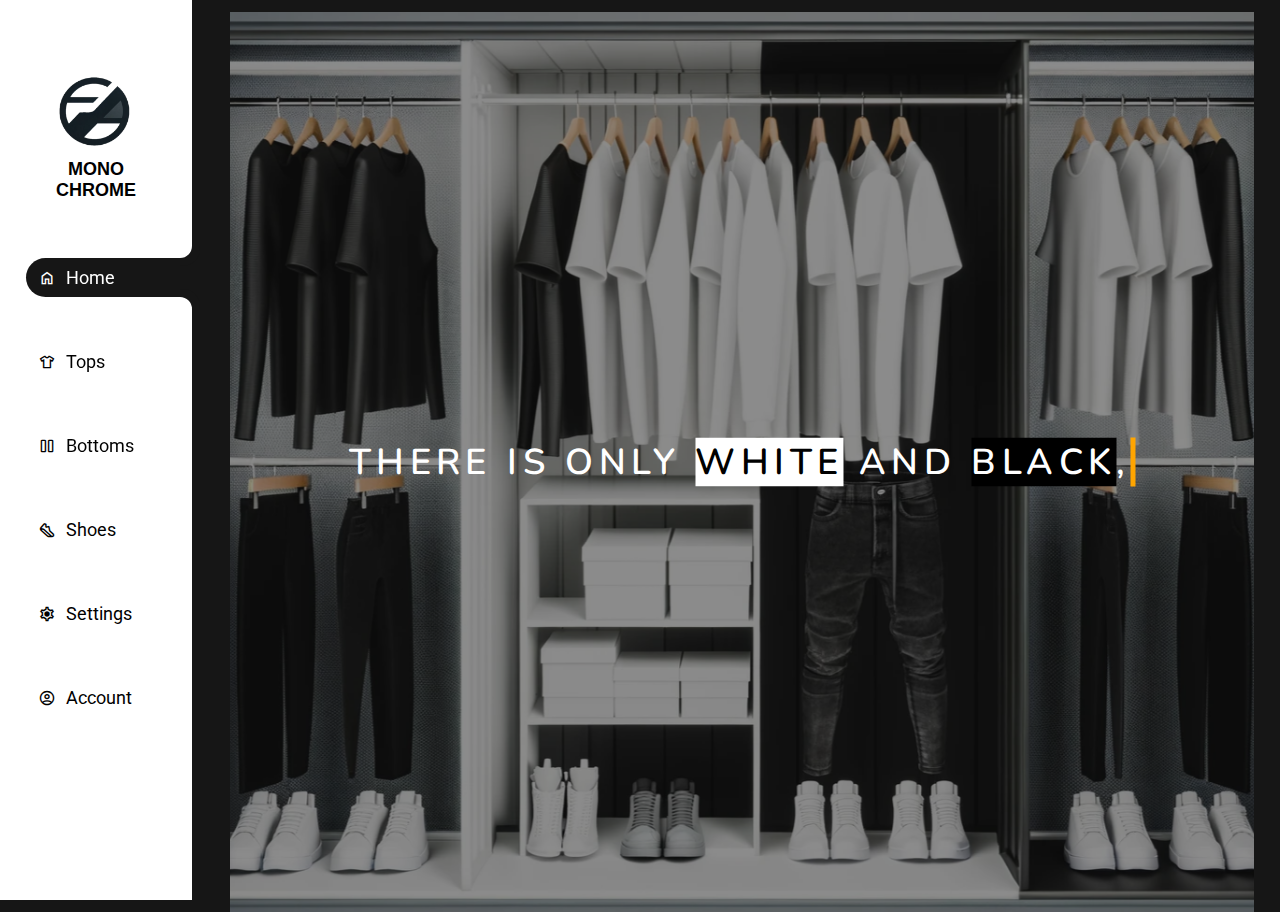
<file: index.html>
<!DOCTYPE html>
<html lang="en">
<head>
    <meta charset="UTF-8">
    <meta name="viewport" content="width=device-width, initial-scale=1.0">
    <link rel="stylesheet" href="./files/home.css">
    <link rel="icon" href="./src/logo.png" type="image/x-icon"/>

    <!-- FONTS -->
    <link rel="preconnect" href="https://fonts.googleapis.com">
    <link rel="preconnect" href="https://fonts.gstatic.com" crossorigin>
    <link href="https://fonts.googleapis.com/css2?family=Roboto:wght@300;400;500;700;900&display=swap" rel="stylesheet">
    <link href="https://fonts.googleapis.com/css2?family=Nunito:wght@200..1000&display=swap" rel="stylesheet">
    <!-- ICONS -->
    <link rel="stylesheet" href="https://fonts.googleapis.com/css2?family=Material+Symbols+Outlined:opsz,wght,FILL,GRAD@20..48,100..700,0..1,-50..200" />

    <title>monochrome</title>
</head>
<body>
    <nav>
        <img id='logo2'src="./src/logo.png" alt="" srcset="">
        <h1 id="page-name">MONO<br>CHROME</h1>
        <ul id = "nav-ul-id"class="nav-tabs">
        <img id='logo1'src="./src/logo.png" alt="" srcset="">
            <li class="nav-item active">
                <span class="material-symbols-outlined">home</span>
                <a href="./index.html" class="nav-link active">Home</a>
            </li>
            <li class="nav-item">
                <span class="material-symbols-outlined">apparel</span>
                <a href="./tops.html" class="nav-link">Tops</a>
            </li>
            <li class="nav-item">
                <span class="material-symbols-outlined">view_column_2</span>
                <a href="./bottoms.html" class="nav-link">Bottoms</a>
            </li>
            <li class="nav-item">
                <span class="material-symbols-outlined">steps</span>
                <a href="./shoes.html" class="nav-link">Shoes</a>
            </li>
            <li class="nav-item">
                <span class="material-symbols-outlined">settings</span>
                <a href="./settings.html" class="nav-link">Settings</a>
            </li>
            <li class="nav-item">
                <span class="material-symbols-outlined ">account_circle</span>
                <a href="./account.html" class="nav-link">Account</a>
            </li>
        </ul>
        <button id="dropdown-button"><span id="icon-button" class="material-symbols-outlined">menu</span></button>
    </nav>
    <main>
        <h1 class="slogan one">THERE IS ONLY 
            <span class="slogan W">WHITE</span>
            AND 
            <span class="slogan B">BLACK</span>,
        </h1>
        
        <h1 id="two"  class="slogan two">THE REST ARE SHADES.
        </h1>
        <br>
        <br>
    </main>
    <script src="./files/home.js"></script>

</body>
</html>
</file>
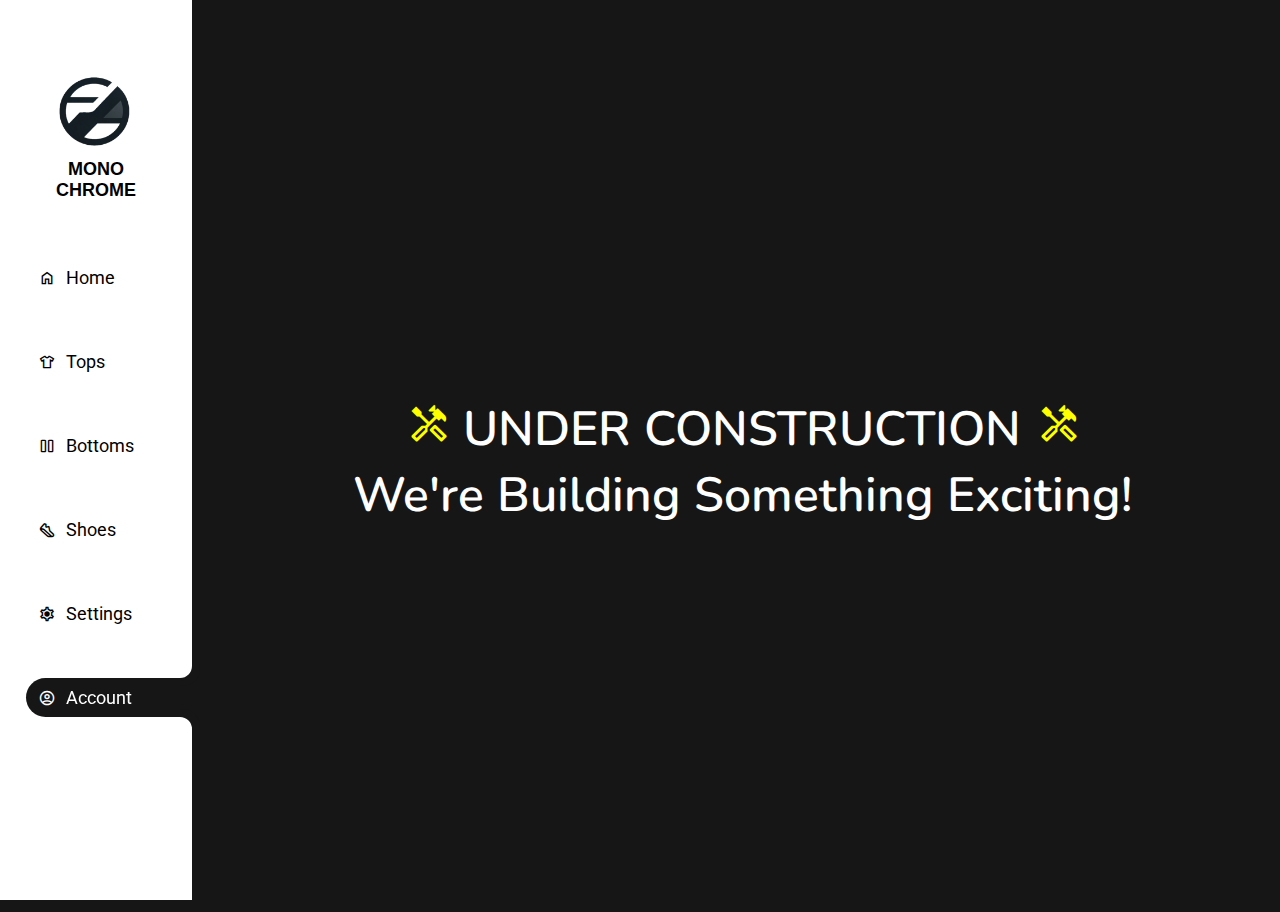
<file: account.html>
<!DOCTYPE html>
<html lang="en">
<head>
    <meta charset="UTF-8">
    <meta name="viewport" content="width=device-width, initial-scale=1.0">
    <link rel="stylesheet" href="./files/fix.css">
    <link rel="icon" href="./src/logo.png" type="image/x-icon"/>

    <!-- FONTS -->
    <link rel="preconnect" href="https://fonts.googleapis.com">
    <link rel="preconnect" href="https://fonts.gstatic.com" crossorigin>
    <link href="https://fonts.googleapis.com/css2?family=Roboto:wght@300;400;500;700;900&display=swap" rel="stylesheet">
    <link href="https://fonts.googleapis.com/css2?family=Nunito:wght@200..1000&display=swap" rel="stylesheet">
    <!-- ICONS -->
    <link rel="stylesheet" href="https://fonts.googleapis.com/css2?family=Material+Symbols+Outlined:opsz,wght,FILL,GRAD@20..48,100..700,0..1,-50..200" />

    <title>monochrome</title>
</head>
<body>
    <nav>
        <img id='logo2'src="./src/logo.png" alt="" srcset="">
        <h1 id="page-name">MONO<br>CHROME</h1>
        <ul id = "nav-ul-id"class="nav-tabs">
        <img id='logo1'src="./src/logo.png" alt="" srcset="">
            <li class="nav-item">
                <span class="material-symbols-outlined">home</span>
                <a href="./index.html" class="nav-link">Home</a>
            </li>
            <li class="nav-item">
                <span class="material-symbols-outlined">apparel</span>
                <a href="./tops.html" class="nav-link">Tops</a>
            </li>
            <li class="nav-item">
                <span class="material-symbols-outlined">view_column_2</span>
                <a href="./bottoms.html" class="nav-link">Bottoms</a>
            </li>
            <li class="nav-item">
                <span class="material-symbols-outlined">steps</span>
                <a href="./shoes.html" class="nav-link">Shoes</a>
            </li>
            <li class="nav-item">
                <span class="material-symbols-outlined">settings</span>
                <a href="./settings.html" class="nav-link">Settings</a>
            </li>
            <li class="nav-item active">
                <span class="material-symbols-outlined ">account_circle</span>
                <a href="./account.html" class="nav-link active">Account</a>
            </li>
        </ul>
        <button id="dropdown-button"><span id="icon-button" class="material-symbols-outlined">menu</span></button>
    </nav>
    <main>
        <h1 class="slogan">
            <span id="fix-icon" class="material-symbols-outlined">handyman</span>
            UNDER CONSTRUCTION
            <span id="fix-icon" class="material-symbols-outlined">handyman</span>
            <br>
            We're Building Something Exciting!
        </h1>

        <br>
        <br>
    </main>

    <script src="./files/home.js"></script>

</body>
</html>
</file>
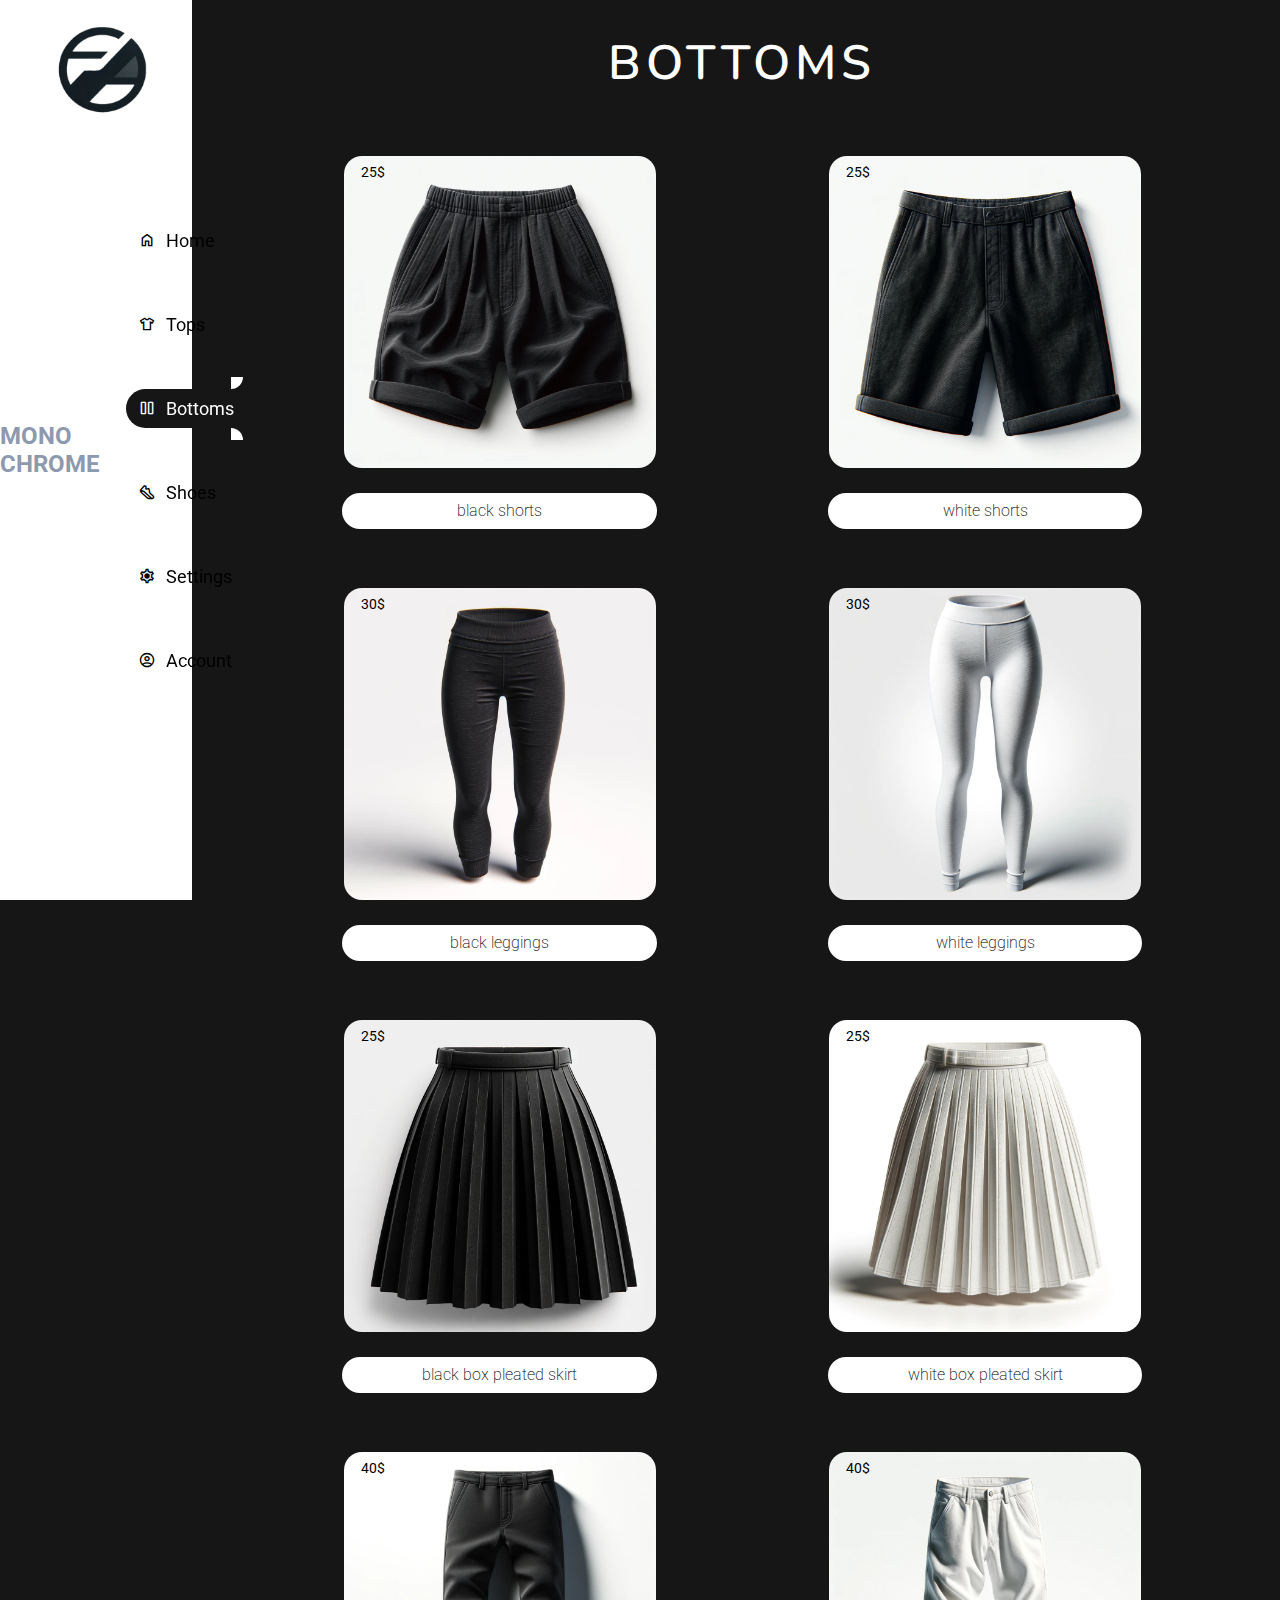
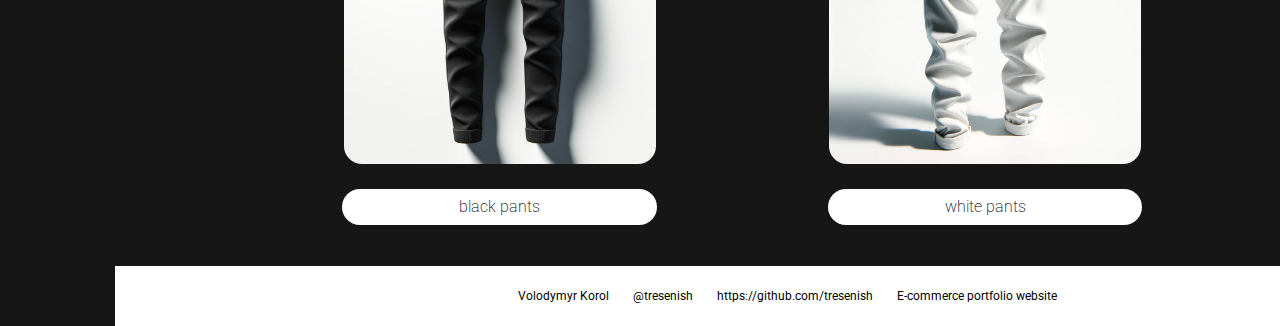
<file: bottoms.html>
<!DOCTYPE html>
<html lang="en">
<head>
    <meta charset="UTF-8">
    <meta name="viewport" content="width=device-width, initial-scale=1.0">
    <link rel="stylesheet" href="./files/tops.css">
    <link rel="icon" href="./src/logo.png" type="image/x-icon"/>

    <!-- FONTS -->
    <link rel="preconnect" href="https://fonts.googleapis.com">
    <link rel="preconnect" href="https://fonts.gstatic.com" crossorigin>
    <link href="https://fonts.googleapis.com/css2?family=Roboto:wght@300;400;500;700;900&display=swap" rel="stylesheet">
    <link href="https://fonts.googleapis.com/css2?family=Nunito:wght@200..1000&display=swap" rel="stylesheet">
    <!-- ICONS -->
    <link rel="stylesheet" href="https://fonts.googleapis.com/css2?family=Material+Symbols+Outlined:opsz,wght,FILL,GRAD@20..48,100..700,0..1,-50..200" />

    <title>monochrome</title>
</head>
<body>
    <nav>
        <img id='logo2'src="./src/logo.png" alt="" srcset="">
        <h1 id="page-name">MONO<br>CHROME</h1>

        <ul id = "nav-ul-id"class="nav-tabs">
        <img id='logo1'src="./src/logo.png" alt="" srcset="">
            <li class="nav-item">
                <span class="material-symbols-outlined">home</span>
                <a href="./index.html" class="nav-link">Home</a>
            </li>
            <li class="nav-item">
                <span class="material-symbols-outlined">apparel</span>
                <a href="./tops.html" class="nav-link">Tops</a>
            </li>
            <li class="nav-item active">
                <span class="material-symbols-outlined">view_column_2</span>
                <a href="./bottoms.html" class="nav-link active">Bottoms</a>
            </li>
            <li class="nav-item">
                <span class="material-symbols-outlined">steps</span>
                <a href="./shoes.html" class="nav-link">Shoes</a>
            </li>
            <li class="nav-item">
                <span class="material-symbols-outlined">settings</span>
                <a href="./settings.html" class="nav-link">Settings</a>
            </li>
            <li class="nav-item">
                <span class="material-symbols-outlined ">account_circle</span>
                <a href="./account.html" class="nav-link">Account</a>
            </li>
        </ul>
        <button id="dropdown-button"><span id="icon-button" class="material-symbols-outlined">menu</span></button>
    </nav>
    <main>
        <h1 class="slogan">BOTTOMS</h1>
        <div class="img-container">
            <div class="element">
                <span class="price-tag">25$</span>
                <img class="img-container" src="./src/shorts1.webp" alt="" srcset="">
                <button class="more-info element">read more<span class=" arrow-icon material-symbols-outlined">arrow_right_alt</span></button>
                <div class="info-div element">black shorts</div>
            </div>
            <div class="element">
                <span class="price-tag">25$</span>
                <img class="img-container" src="./src/shorts2.webp" alt="" srcset="">
                <button class="more-info element">read more<span class=" arrow-icon material-symbols-outlined">arrow_right_alt</span></button>
                <div class="info-div element">white shorts</div>
            </div>

            <div class="element">
                <span class="price-tag">30$</span>
                <img class="img-container" src="./src/leggings1.webp" alt="" srcset="">
                <button class="more-info element">read more<span class=" arrow-icon material-symbols-outlined">arrow_right_alt</span></button>
                <div class="info-div element">black leggings </div>
            </div>
                        
            <div class="element">
                <span class="price-tag">30$</span>
                <img class="img-container" src="./src/leggings2.webp" alt="" srcset="">
                <button class="more-info element">read more<span class=" arrow-icon material-symbols-outlined">arrow_right_alt</span></button>
                <div class="info-div element">white leggings</div>
            </div>
                        
            
                        
            <div class="element">
                <span class="price-tag">25$</span>
                <img class="img-container" src="./src/skirt1.webp" alt="" srcset="">
                <button class="more-info element">read more<span class=" arrow-icon material-symbols-outlined">arrow_right_alt</span></button>
                <div class="info-div element">black box pleated skirt</div>
            </div>
                        
            <div class="element">
                <span class="price-tag">25$</span>
                <img class="img-container" src="./src/skirt2.webp" alt="" srcset="">
                <button class="more-info element">read more<span class=" arrow-icon material-symbols-outlined">arrow_right_alt</span></button>
                <div class="info-div element">white box pleated skirt</div>
            </div>

            <div class="element">
                <span class="price-tag">40$</span>
                <img class="img-container" src="./src/pants1.webp" alt="" srcset="">
                <button class="more-info element">read more<span class=" arrow-icon material-symbols-outlined">arrow_right_alt</span></button>
                <div class="info-div element">black pants</div>
            </div>
            <div class="element">
                <span class="price-tag">40$</span>
                <img class="img-container" src="./src/pants2.webp" alt="" srcset="">
                <button class="more-info element">read more<span class=" arrow-icon material-symbols-outlined">arrow_right_alt</span></button>
                <div class="info-div element">white pants</div>
            </div>
            
        </div>
        <div class="flex"></div>
        <br><br><br>
        <footer>
            <span>Volodymyr Korol</span>
            <span> @tresenish </span>
            <span>https://github.com/tresenish </span>
            <span>E-commerce portfolio website </span>

        </footer>
    </main>
    <script src="./files/tops.js" async></script>
    
</body>
</html>
</file>
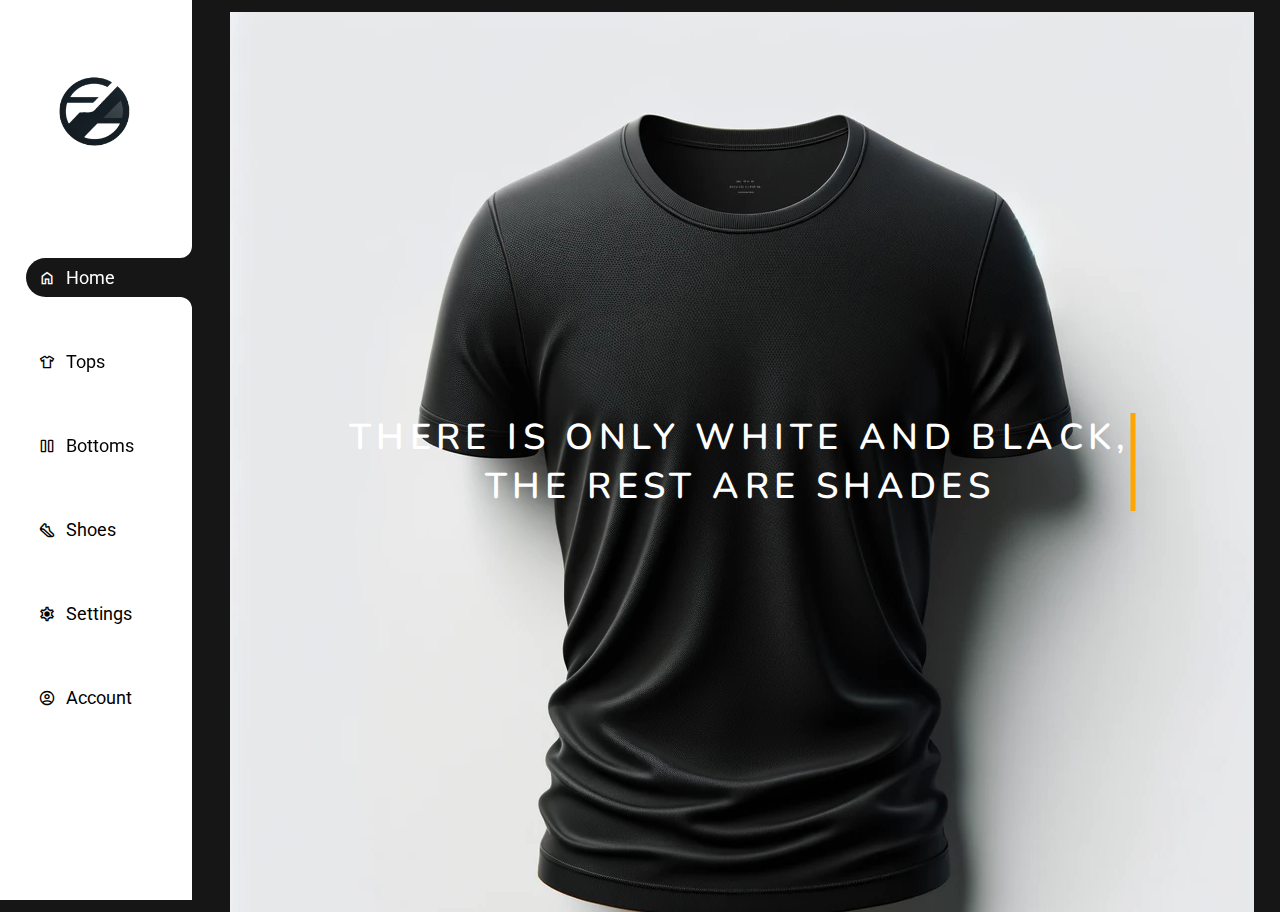
<file: home.html>
<!DOCTYPE html>
<html lang="en">
<head>
    <meta charset="UTF-8">
    <meta name="viewport" content="width=device-width, initial-scale=1.0">
    <link rel="stylesheet" href="./files/home.css">

    <!-- FONTS -->
    <link rel="preconnect" href="https://fonts.googleapis.com">
    <link rel="preconnect" href="https://fonts.gstatic.com" crossorigin>
    <link href="https://fonts.googleapis.com/css2?family=Roboto:wght@300;400;500;700;900&display=swap" rel="stylesheet">
    <link href="https://fonts.googleapis.com/css2?family=Nunito:wght@200..1000&display=swap" rel="stylesheet">
    <!-- ICONS -->
    <link rel="stylesheet" href="https://fonts.googleapis.com/css2?family=Material+Symbols+Outlined:opsz,wght,FILL,GRAD@20..48,100..700,0..1,-50..200" />

    <title>Black/White</title>
</head>
<body>
    <nav>
        <img id='logo2'src="./src/logo.png" alt="" srcset="">
        <ul id = "nav-ul-id"class="nav-tabs">
        <img id='logo1'src="./src/logo.png" alt="" srcset="">
            <li class="nav-item active">
                <span class="material-symbols-outlined">home</span>
                <a href="#" class="nav-link active">Home</a>
            </li>
            <li class="nav-item">
                <span class="material-symbols-outlined">apparel</span>
                <a href="#" class="nav-link">Tops</a>
            </li>
            <li class="nav-item">
                <span class="material-symbols-outlined">view_column_2</span>
                <a href="#" class="nav-link">Bottoms</a>
            </li>
            <li class="nav-item">
                <span class="material-symbols-outlined">steps</span>
                <a href="#" class="nav-link">Shoes</a>
            </li>
            <li class="nav-item">
                <span class="material-symbols-outlined">settings</span>
                <a href="#" class="nav-link">Settings</a>
            </li>
            <li class="nav-item">
                <span class="material-symbols-outlined ">account_circle</span>
                <a href="#" class="nav-link">Account</a>
            </li>
        </ul>
        <button id="dropdown-button"><span id="icon-button" class="material-symbols-outlined">menu</span></button>
    </nav>
    <main>
        <h1 class="slogan">THERE IS ONLY <span class="slogan">WHITE</span> AND BLACK,<br>THE REST ARE SHADES</h1>
        <img class="img-container" src="./src/shirt1.webp" alt="" srcset="">
        <img class="img-container" src="./src/top1.webp" alt="" srcset="">
        <img class="img-container" src="./src/sleeve1.webp" alt="" srcset="">
        <img class="img-container" src="./src/hoodie1.webp" alt="" srcset="">
        <img class="img-container" src="./src/shorts1.webp" alt="" srcset="">
        <img class="img-container" src="./src/shorts2.webp" alt="" srcset="">
        <img class="img-container" src="./src/pants1.webp" alt="" srcset="">
        



        
        <div class="flex"></div>

        <br>
        Lorem ipsum, dolor sit amet consectetur adipisicing elit. Ex soluta possimus, ipsa nihil excepturi quod iusto corrupti incidunt! Sint cupiditate earum eos reiciendis dolorem sit harum, dolore necessitatibus cum nam?
    </main>
    <script src="./files/home.js"></script>
</body>
</html>
</file>
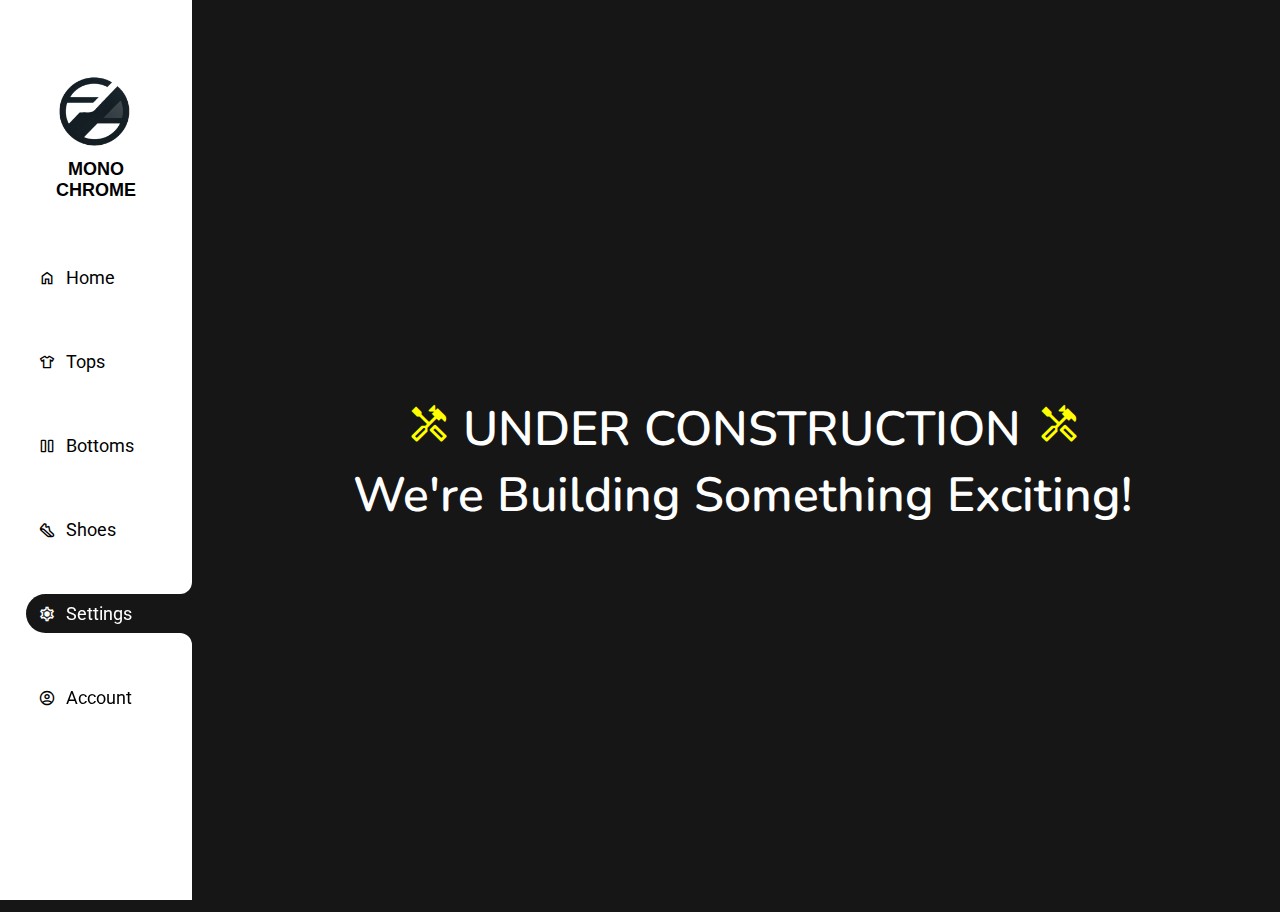
<file: settings.html>
<!DOCTYPE html>
<html lang="en">
<head>
    <meta charset="UTF-8">
    <meta name="viewport" content="width=device-width, initial-scale=1.0">
    <link rel="stylesheet" href="./files/fix.css">
    <link rel="icon" href="./src/logo.png" type="image/x-icon"/>

    <!-- FONTS -->
    <link rel="preconnect" href="https://fonts.googleapis.com">
    <link rel="preconnect" href="https://fonts.gstatic.com" crossorigin>
    <link href="https://fonts.googleapis.com/css2?family=Roboto:wght@300;400;500;700;900&display=swap" rel="stylesheet">
    <link href="https://fonts.googleapis.com/css2?family=Nunito:wght@200..1000&display=swap" rel="stylesheet">
    <!-- ICONS -->
    <link rel="stylesheet" href="https://fonts.googleapis.com/css2?family=Material+Symbols+Outlined:opsz,wght,FILL,GRAD@20..48,100..700,0..1,-50..200" />

    <title>monochrome</title>
</head>
<body>
    <nav>
        <img id='logo2'src="./src/logo.png" alt="" srcset="">
        <h1 id="page-name">MONO<br>CHROME</h1>
        <ul id = "nav-ul-id"class="nav-tabs">
        <img id='logo1'src="./src/logo.png" alt="" srcset="">
            <li class="nav-item">
                <span class="material-symbols-outlined">home</span>
                <a href="./index.html" class="nav-link">Home</a>
            </li>
            <li class="nav-item">
                <span class="material-symbols-outlined">apparel</span>
                <a href="./tops.html" class="nav-link">Tops</a>
            </li>
            <li class="nav-item">
                <span class="material-symbols-outlined">view_column_2</span>
                <a href="./bottoms.html" class="nav-link">Bottoms</a>
            </li>
            <li class="nav-item">
                <span class="material-symbols-outlined">steps</span>
                <a href="./shoes.html" class="nav-link">Shoes</a>
            </li>
            <li class="nav-item active">
                <span class="material-symbols-outlined">settings</span>
                <a href="./settings.html" class="nav-link active">Settings</a>
            </li>
            <li class="nav-item">
                <span class="material-symbols-outlined ">account_circle</span>
                <a href="./account.html" class="nav-link">Account</a>
            </li>
        </ul>
        <button id="dropdown-button"><span id="icon-button" class="material-symbols-outlined">menu</span></button>
    </nav>
    <main>
        <h1 class="slogan">
            <span id="fix-icon" class="material-symbols-outlined">handyman</span>
            UNDER CONSTRUCTION
            <span id="fix-icon" class="material-symbols-outlined">handyman</span>
            <br>
            We're Building Something Exciting!
        </h1>
        <br>
        <br>
    </main>
    <script src="./files/home.js"></script>

</body>
</html>
</file>
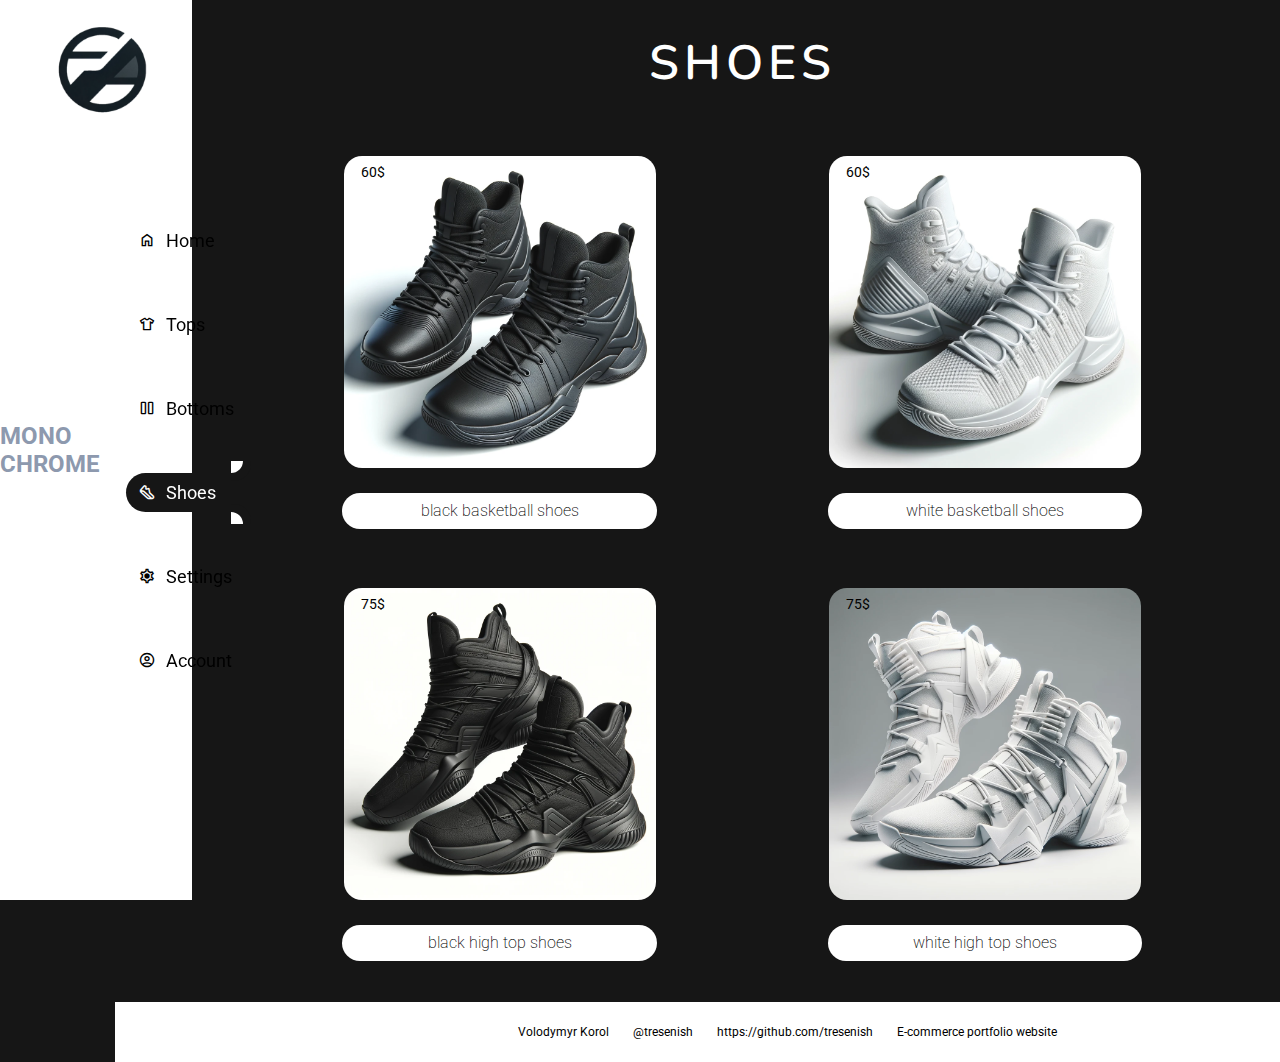
<file: shoes.html>
<!DOCTYPE html>
<html lang="en">
<head>
    <meta charset="UTF-8">
    <meta name="viewport" content="width=device-width, initial-scale=1.0">
    <link rel="stylesheet" href="./files/tops.css">
    <link rel="icon" href="./src/logo.png" type="image/x-icon"/>

    <!-- FONTS -->
    <link rel="preconnect" href="https://fonts.googleapis.com">
    <link rel="preconnect" href="https://fonts.gstatic.com" crossorigin>
    <link href="https://fonts.googleapis.com/css2?family=Roboto:wght@300;400;500;700;900&display=swap" rel="stylesheet">
    <link href="https://fonts.googleapis.com/css2?family=Nunito:wght@200..1000&display=swap" rel="stylesheet">
    <!-- ICONS -->
    <link rel="stylesheet" href="https://fonts.googleapis.com/css2?family=Material+Symbols+Outlined:opsz,wght,FILL,GRAD@20..48,100..700,0..1,-50..200" />

    <title>monochrome</title>
</head>
<body>
    <nav>
        <img id='logo2'src="./src/logo.png" alt="" srcset="">
        <h1 id="page-name">MONO<br>CHROME</h1>

        <ul id = "nav-ul-id"class="nav-tabs">
        <img id='logo1'src="./src/logo.png" alt="" srcset="">
            <li class="nav-item">
                <span class="material-symbols-outlined">home</span>
                <a href="./index.html" class="nav-link">Home</a>
            </li>
            <li class="nav-item">
                <span class="material-symbols-outlined">apparel</span>
                <a href="./tops.html" class="nav-link">Tops</a>
            </li>
            <li class="nav-item">
                <span class="material-symbols-outlined">view_column_2</span>
                <a href="./bottoms.html" class="nav-link">Bottoms</a>
            </li>
            <li class="nav-item  active">
                <span class="material-symbols-outlined">steps</span>
                <a href="./shoes.html" class="nav-link active">Shoes</a>
            </li>
            <li class="nav-item">
                <span class="material-symbols-outlined">settings</span>
                <a href="./settings.html" class="nav-link">Settings</a>
            </li>
            <li class="nav-item">
                <span class="material-symbols-outlined ">account_circle</span>
                <a href="./account.html" class="nav-link">Account</a>
            </li>
        </ul>
        <button id="dropdown-button"><span id="icon-button" class="material-symbols-outlined">menu</span></button>
    </nav>
    <main>
        <h1 class="slogan">SHOES</h1>
        <div class="img-container">
            <div class="element">
                <span class="price-tag">60$</span>
                <img class="img-container" src="./src/shoes1.webp" alt="" srcset="">
                <button class="more-info element">read more<span class=" arrow-icon material-symbols-outlined">arrow_right_alt</span></button>
                <div class="info-div element">black basketball shoes</div>
            </div>
            <div class="element">
                <span class="price-tag">60$</span>
                <img class="img-container" src="./src/shoes2.webp" alt="" srcset="">
                <button class="more-info element">read more<span class=" arrow-icon material-symbols-outlined">arrow_right_alt</span></button>
                <div class="info-div element">white basketball shoes</div>
            </div>
            
            <div class="element">
                <span class="price-tag">75$</span>
                <img class="img-container" src="./src/sneakers1.webp" alt="" srcset="">
                <button class="more-info element">read more<span class=" arrow-icon material-symbols-outlined">arrow_right_alt</span></button>
                <div class="info-div element">black high top shoes</div>
            </div>
                        
            <div class="element">
                <span class="price-tag">75$</span>
                <img class="img-container" src="./src/sneakers2.webp" alt="" srcset="">
                <button class="more-info element">read more<span class=" arrow-icon material-symbols-outlined">arrow_right_alt</span></button>
                <div class="info-div element">white high top shoes</div>
            </div>
        </div>
        <div class="flex"></div>
        <br><br><br>
        <footer>
            <span>Volodymyr Korol</span>
            <span> @tresenish </span>
            <span>https://github.com/tresenish </span>
            <span>E-commerce portfolio website </span>

        </footer>
    </main>
    <script src="./files/tops.js"></script>
    
</body>
</html>
</file>
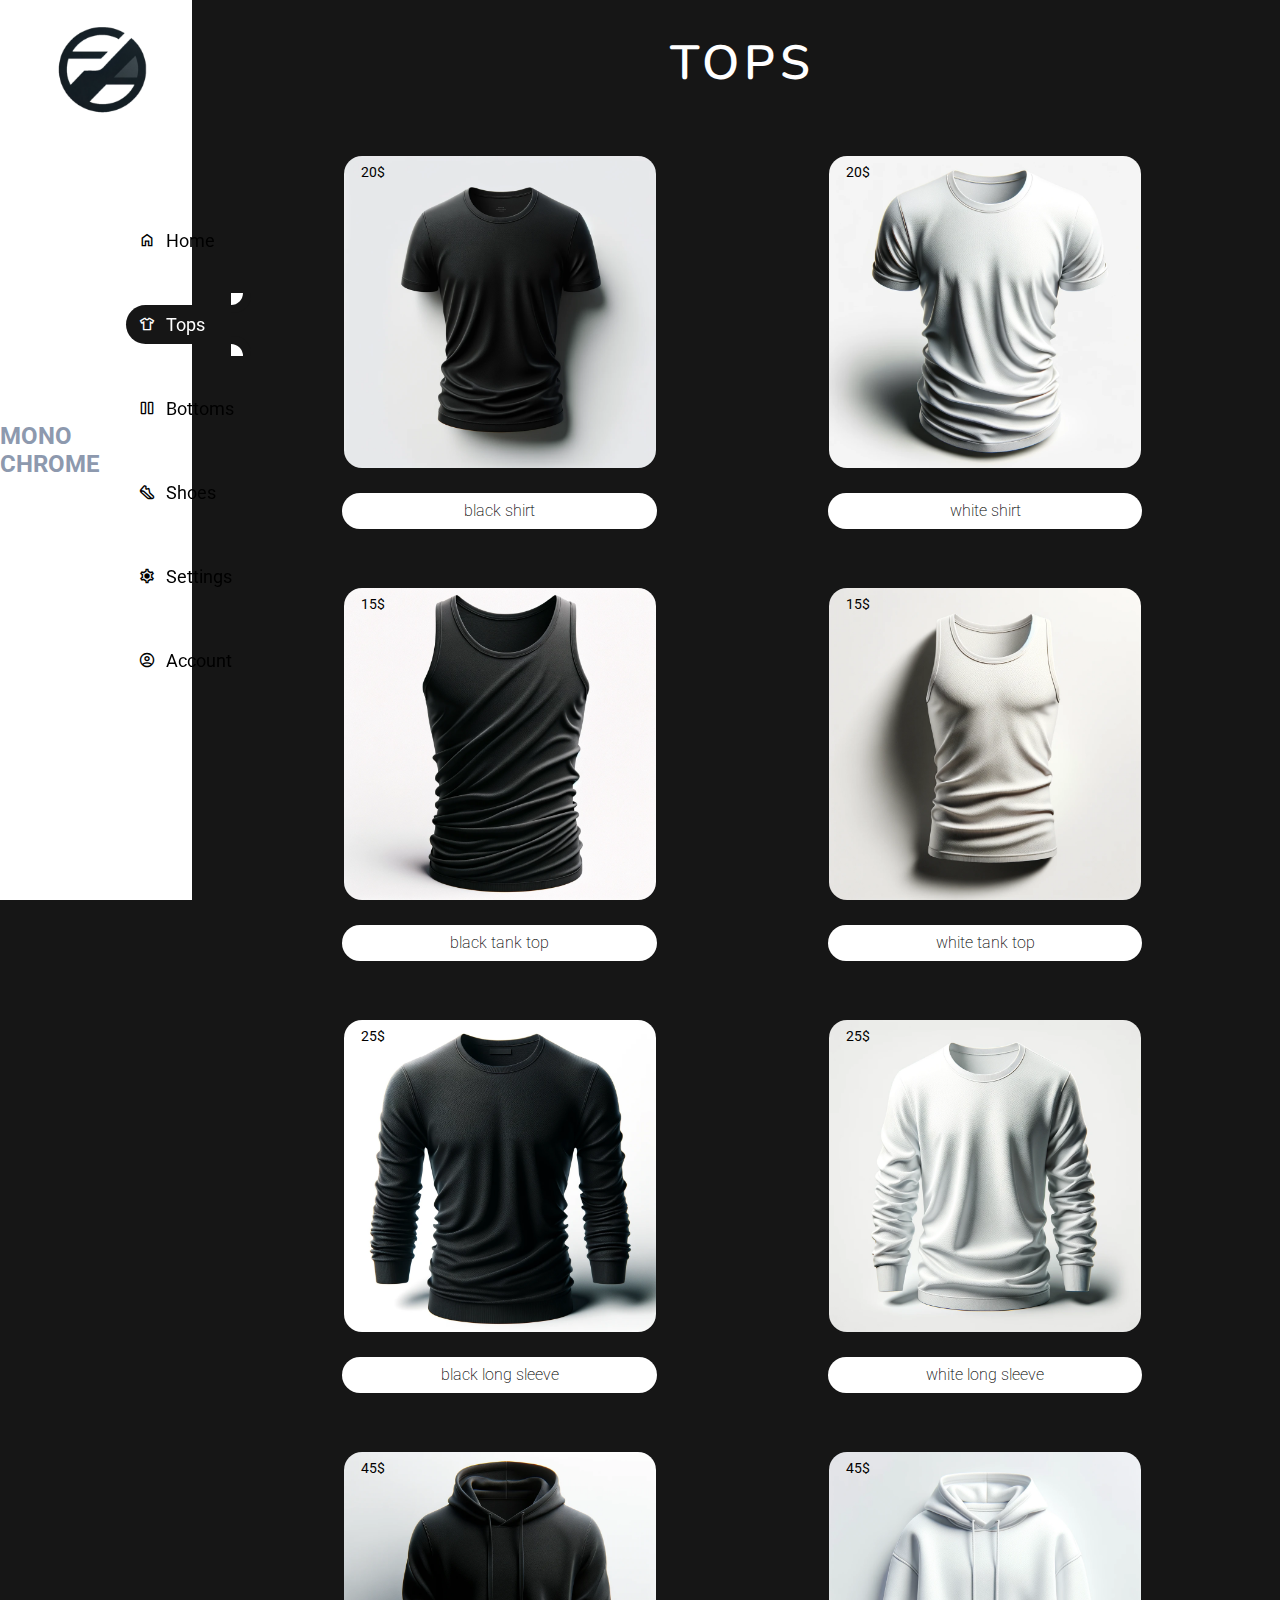
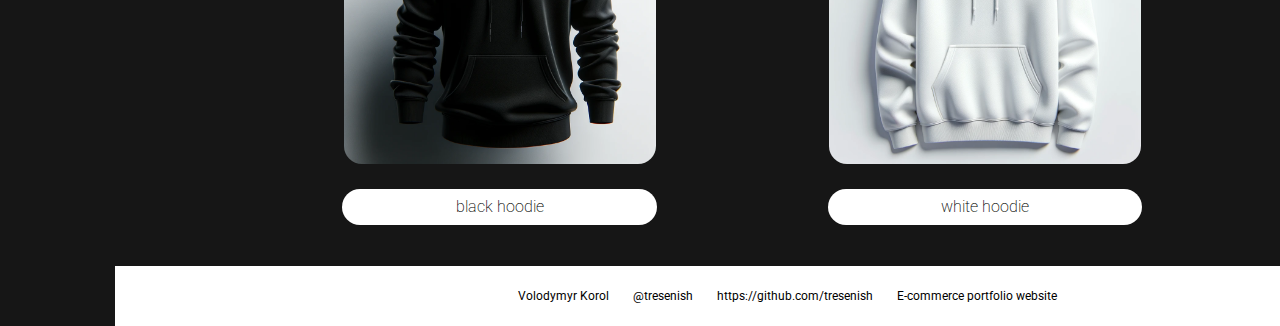
<file: tops.html>
<!DOCTYPE html>
<html lang="en">
<head>
    <meta charset="UTF-8">
    <meta name="viewport" content="width=device-width, initial-scale=1.0">
    <link rel="stylesheet" href="./files/tops.css">
    <link rel="icon" href="./src/logo.png" type="image/x-icon"/>

    <!-- FONTS -->
    <link rel="preconnect" href="https://fonts.googleapis.com">
    <link rel="preconnect" href="https://fonts.gstatic.com" crossorigin>
    <link href="https://fonts.googleapis.com/css2?family=Roboto:wght@300;400;500;700;900&display=swap" rel="stylesheet">
    <link href="https://fonts.googleapis.com/css2?family=Nunito:wght@200..1000&display=swap" rel="stylesheet">
    <!-- ICONS -->
    <link rel="stylesheet" href="https://fonts.googleapis.com/css2?family=Material+Symbols+Outlined:opsz,wght,FILL,GRAD@20..48,100..700,0..1,-50..200" />

    <title>monochrome</title>
</head>
<body>
    <nav>
        <img id='logo2'src="./src/logo.png" alt="" srcset="">
        <h1 id="page-name">MONO<br>CHROME</h1>

        <ul id = "nav-ul-id"class="nav-tabs">
        <img id='logo1'src="./src/logo.png" alt="" srcset="">
            <li class="nav-item">
                <span class="material-symbols-outlined">home</span>
                <a href="./index.html" class="nav-link">Home</a>
            </li>
            <li class="nav-item  active">
                <span class="material-symbols-outlined">apparel</span>
                <a href="./tops.html" class="nav-link active">Tops</a>
            </li>
            <li class="nav-item">
                <span class="material-symbols-outlined">view_column_2</span>
                <a href="./bottoms.html" class="nav-link">Bottoms</a>
            </li>
            <li class="nav-item">
                <span class="material-symbols-outlined">steps</span>
                <a href="./shoes.html" class="nav-link">Shoes</a>
            </li>
            <li class="nav-item">
                <span class="material-symbols-outlined">settings</span>
                <a href="./settings.html" class="nav-link">Settings</a>
            </li>
            <li class="nav-item">
                <span class="material-symbols-outlined ">account_circle</span>
                <a href="./account.html" class="nav-link">Account</a>
            </li>
        </ul>
        <button id="dropdown-button"><span id="icon-button" class="material-symbols-outlined">menu</span></button>
    </nav>
    <main>
        <h1 class="slogan">TOPS</h1>
        <div class="img-container">
            <div class="element">
                <span class="price-tag">20$</span>
                <img class="img-container" src="./src/shirt1.webp" alt="" srcset="">
                <button class="more-info element">read more<span class=" arrow-icon material-symbols-outlined">arrow_right_alt</span></button>
                <div class="info-div element">black shirt</div>
            </div>
            <div class="element">
                <span class="price-tag">20$</span>
                <img class="img-container" src="./src/shirt2.webp" alt="" srcset="">
                <button class="more-info element">read more<span class=" arrow-icon material-symbols-outlined">arrow_right_alt</span></button>
                <div class="info-div element">white shirt</div>
            </div>
            
            <div class="element">
                <span class="price-tag">15$</span>
                <img class="img-container" src="./src/top1.webp" alt="" srcset="">
                <button class="more-info element">read more<span class=" arrow-icon material-symbols-outlined">arrow_right_alt</span></button>
                <div class="info-div element">black tank top</div>
            </div>
                        
            <div class="element">
                <span class="price-tag">15$</span>
                <img class="img-container" src="./src/top2.webp" alt="" srcset="">
                <button class="more-info element">read more<span class=" arrow-icon material-symbols-outlined">arrow_right_alt</span></button>
                <div class="info-div element">white tank top</div>
            </div>
                        
            <div class="element">
                <span class="price-tag">25$</span>
                <img class="img-container" src="./src/sleeve1.webp" alt="" srcset="">
                <button class="more-info element">read more<span class=" arrow-icon material-symbols-outlined">arrow_right_alt</span></button>
                <div class="info-div element">black long sleeve</div>
            </div>
                        
            <div class="element">
                <span class="price-tag">25$</span>
                <img class="img-container" src="./src/sleeve2.webp" alt="" srcset="">
                <button class="more-info element">read more<span class=" arrow-icon material-symbols-outlined">arrow_right_alt</span></button>
                <div class="info-div element">white long sleeve</div>
            </div>
                        
            <div class="element">
                <span class="price-tag">45$</span>
                <img class="img-container" src="./src/hoodie1.webp" alt="" srcset="">
                <button class="more-info element">read more<span class=" arrow-icon material-symbols-outlined">arrow_right_alt</span></button>
                <div class="info-div element">black hoodie</div>
            </div>
                        
            <div class="element">
                <span class="price-tag">45$</span>
                <img class="img-container" src="./src/hoodie2.webp" alt="" srcset="">
                <button class="more-info element">read more<span class=" arrow-icon material-symbols-outlined">arrow_right_alt</span></button>
                <div class="info-div element">white hoodie</div>
            </div>
        </div>
        <div class="flex"></div>
        <br><br><br>
        <footer>
            <span>Volodymyr Korol</span>
            <span> @tresenish </span>
            <span>https://github.com/tresenish </span>
            <span>E-commerce portfolio website </span>

        </footer>
    </main>
    <script src="./files/tops.js"></script>
    
</body>
</html>
</file>
<file: files/home.css>
:root{
    --nav-bg: #fff; 
    --body-bg: #161616;
    --text-def: #fff;
    --text-inv: #000;

    --small-text: #8d99ae;
    --big-text: #8d99ae;
    --card-br: #212529;

    /* --nav-bg: #000; 
    --body-bg: #003566; 
    --body-bg1: #abc4ff
    
     --body-bg1: #3f5efb;
    */
} 

*{
    /* border: 1px solid gray; */
    margin: 0;
    padding: 0;
    box-sizing: border-box;
}
html{
    font-family: "Roboto", sans-serif;
    color: var(--big-text);
    background-color: var(--body-bg);

}
body{
    display: flex;
}
/* <----NAVIGATION----> */
#logo1 {
    position: relative;
    top: 50%;
    left: 30%;
    
    bottom: 7vh;

    max-width: 6rem;
    height: auto;
}
#logo2{
    display: none;
}
#page-name{
    position: absolute;
    top: 20%;
    left: 50%;
    transform: translate(-50%, -50%);

    font-size: 1.5rem;
    font-family: "Lato", sans-serif;
    color: var(--text-inv);
    text-align: center;
}
nav{
    position: fixed;
    width: 15vw;
    height: 100vh;
    background-color: var(--nav-bg);

    display: flex;
    align-items: center;
    z-index: 2;
}
#dropdown-button{
    display: none;
}
ul.nav-tabs{
    width: 100%;
    list-style: none;
}
li.nav-item{
    margin: 5vh 0 5vh 2vw;

    padding: 1vh;
    border-radius: 100vw 0 0 100vw;
    display: flex;
    align-items: center;
    color: var(--text-inv);
}

span.material-symbols-outlined{
    font-size: 1.5rem;
    margin-left: 0.3rem;
    transition: font-variation-settings 1000ms;
}
a.nav-link.active,
li.nav-item.active{
    color: var(--text-def);
}

a.nav-link{
    font-size: 1.5rem;
    color: var(--text-inv);
    text-decoration: none;
    margin-left: 0.8rem;
    position: relative;
}
a.nav-link::after {
    content: "";
    position: absolute;
    background-color: var(--text-inv);
    height: 3px; 
    width: 0%;
    left: 50%;
    bottom: 0;
    transition: all 450ms ease;
    transform: scaleX(0);
}
li:hover{
    span.material-symbols-outlined {
        font-variation-settings:
        'FILL' 1,
        'wght' 900,
        'GRAD' 0,
        'opsz' 48;
    }
    a.nav-link::after {
        width: 100%;
        left: 0;
        transform: scaleX(1);
    }
}

/* li-decoration */
li.nav-item.active{
    background-color: var(--body-bg);
    position: relative;
}
li.nav-item.active::after,
li.nav-item.active::before{
    /* --border-radius: 1.5vw; */
    --border-radius: 1rem;
    content:'';
    position: absolute;
    width: var(--border-radius);
    height: var(--border-radius);
    background-color: var(--nav-bg);
}
li.nav-item.active::after{
    bottom: calc(var(--border-radius)*-1);
    right: 0;
    border-radius: 0 100vw 0 0;

    box-shadow:0.3vw -0.3vw 0 0.3vw var(--body-bg);
    
}
li.nav-item.active::before{
    top: calc(var(--border-radius)*-1);
    right: 0;
    border-radius: 0 0 100vw 0;

    box-shadow:0.3vw 0.3vw 0 0.3vw var(--body-bg);
}

@media screen and (max-width: 1300px) {
    html {
    font-size: 12px;
    }
}
@media screen and (max-height: 550px) and (max-width: 850px){
    nav {
        min-height: 25vh !important;
    }
}
@media screen and (max-width: 850px) {
    html {
        font-size: 10px;
    }
    body{
        display: block;
    }
    #logo1{
        display: none;
    }
    #logo2{
        display: block !important;
        position: absolute;
        top: 5vh;
        left: 5vw;
        width: 5rem;
        height: auto;
    }
    #page-name{
        top: 50%;
        font-size: 2rem;
    }
    #dropdown-button{
        display: block;
        position: absolute;
        background-color: var(--nav-bg);
        border: 0;
        top: 40%;
        right: 10%;
        cursor: pointer;
        transition-duration: 400ms;
    }
    #dropdown-button:focus{
        transform: rotate(90deg);
    }
    #icon-button{
        font-size: 4rem;
    }
    nav{
    position: -webkit-sticky; /* Safari */
    position: sticky;
    top: 0;
    width: 100%;
    height: 15vh;
    }
    ul.nav-tabs {
        display: none;
    }
    ul.nav-tabs.is-visible{
        display: block;
    }
    ul.nav-tabs.is-visible{
    position: absolute;
    top: 15vh;
    right: 0;

    width: 40%;

    background-color: var(--nav-bg);
    box-shadow: 0px 8px 16px 0px rgba(255,255,255,0.4);
    }
    li.nav-item{
        margin: 0;
        padding: 1.5vh;
        width: 100%;
        border-radius: 0;
        
    }
    li.nav-item.active::after,
    li.nav-item.active::before{
        display: none;
    }
    main{
        margin: 0 0 0 0 !important;
        width: 100vw !important;
        height: 100%;
    }
    main::before {
        content: "";
        position: absolute;
        top: 0;
        left: 0;
        width: 100%;
        height: 100%;
        background-image: url(../src/background.png); /* Adjust the path as necessary */
        background-size: cover;
        background-position: center;
        background-repeat: no-repeat;
        opacity: 0.5; /* Adjust opacity as needed */
        z-index: -1;
    }
}
/* <---- MAIN ---->*/
main {
    position: relative;
    width: 80vw;
    height: 100vh;
    margin-left: 18vw;
    margin-top: 1rem;
    overflow: hidden;
}

main::before {
    content: "";
    position: absolute;
    top: 0;
    left: 0;
    width: 100%;
    height: 100%;
    background-image: url(../src/background.png);
    background-size: cover;
    background-position: center;
    background-repeat: no-repeat;
    opacity: 0.5;
    z-index: -1;
}

/* <---SLOGAN---> */ 


h1.slogan {
    position: absolute;
    display: block;
    text-align: center;
    top: 50%;
    left: 50%;
    width: fit-content;
    transform: translate(-50%, -50%);
    overflow: hidden;
    border-right: .15em solid orange;
    white-space: nowrap;
    margin: 0 auto;
    font-family: "Nunito", sans-serif;
    font-weight: 600;
    font-size: 3rem;
    color: var(--text-def);
    letter-spacing: .15em;
}

h1.slogan.one {
    animation: 
    typingOne 1.8s steps(30, end),
    blink-caret .75s step-end infinite,
    fadeOutIn 4s ease-in-out 1.8s infinite;
}

h1.slogan.two {
    margin-top: 3.5rem;
    overflow: hidden;
    visibility: hidden; /* Initially hide the second line */
    animation: showTwo 0s 1.8s forwards,
    typingTwo 1.3s 1.8s steps(20, end),
    blink-caret .75s 2.5s step-end infinite;
}

span.slogan.W {
    color: var(--text-inv);
    background-color: var(--text-def);
}

span.slogan.B {
    color: var(--text-def);
    background-color: var(--text-inv);
}

@keyframes typingOne {
    from { width: 0 }
    to { width: 30ch }
}

@keyframes typingTwo {
    from { width: 0 }
    to { width: 20ch }
}

@keyframes showTwo {
    to { visibility: visible; } /* Show the second line */
}

@keyframes blink-caret {
    from, to{ border-color: orange; }
    50% { border-color: transparent; }
}

@keyframes fadeOutIn {
    0%, 100% { border: 0; }
}
@media screen and (max-width: 1000px) {
    h1.slogan {

        font-size: 2rem;
    }
  }
  @media screen and (max-width: 700) {
    h1.slogan {
        font-size: 1.8rem;
    }
  }
@media screen and (max-width: 450px) {
    h1.slogan {
        font-size: 1.6rem;
    }
  }
</file>
<file: files/fix.css>
:root{
    --nav-bg: #fff; 
    --body-bg: #161616;
    --text-def: #fff;
    --text-inv: #000;

    --small-text: #8d99ae;
    --big-text: #8d99ae;
    --card-br: #212529;

    /* --nav-bg: #000; 
    --body-bg: #003566; 
    --body-bg1: #abc4ff
    
     --body-bg1: #3f5efb;
    */
} 

*{
    /* border: 1px solid gray; */
    margin: 0;
    padding: 0;
    box-sizing: border-box;
}
html{
    font-family: "Roboto", sans-serif;
    color: var(--big-text);
    background-color: var(--body-bg);

}
body{
    display: flex;
}
/* <----NAVIGATION----> */
#logo1 {
    position: relative;
    top: 50%;
    left: 30%;
    
    bottom: 7vh;

    max-width: 6rem;
    height: auto;
}
#logo2{
    display: none;
}
#page-name{
    position: absolute;
    top: 20%;
    left: 50%;
    transform: translate(-50%, -50%);

    font-size: 1.5rem;
    font-family: "Lato", sans-serif;
    color: var(--text-inv);
    text-align: center;
}
nav{
    position: fixed;
    width: 15vw;
    height: 100vh;
    background-color: var(--nav-bg);

    display: flex;
    align-items: center;
    z-index: 2;
}
#dropdown-button{
    display: none;
}
ul.nav-tabs{
    width: 100%;
    list-style: none;
}
li.nav-item{
    margin: 5vh 0 5vh 2vw;

    padding: 1vh;
    border-radius: 100vw 0 0 100vw;
    display: flex;
    align-items: center;
    color: var(--text-inv);
}

span.material-symbols-outlined{
    font-size: 1.5rem;
    margin-left: 0.3rem;
    transition: font-variation-settings 1000ms;
}
a.nav-link.active,
li.nav-item.active{
    color: var(--text-def);
}

a.nav-link{
    font-size: 1.5rem;
    color: var(--text-inv);
    text-decoration: none;
    margin-left: 0.8rem;
    position: relative;
}
a.nav-link::after {
    content: "";
    position: absolute;
    background-color: var(--text-inv);
    height: 3px; 
    width: 0%;
    left: 50%;
    bottom: 0;
    transition: all 450ms ease;
    transform: scaleX(0);
}
li:hover{
    span.material-symbols-outlined {
        font-variation-settings:
        'FILL' 1,
        'wght' 900,
        'GRAD' 0,
        'opsz' 48;
    }
    a.nav-link::after {
        width: 100%;
        left: 0;
        transform: scaleX(1);
    }
}

/* li-decoration */
li.nav-item.active{
    background-color: var(--body-bg);
    position: relative;
}
li.nav-item.active::after,
li.nav-item.active::before{
    /* --border-radius: 1.5vw; */
    --border-radius: 1rem;
    content:'';
    position: absolute;
    width: var(--border-radius);
    height: var(--border-radius);
    background-color: var(--nav-bg);
}
li.nav-item.active::after{
    bottom: calc(var(--border-radius)*-1);
    right: 0;
    border-radius: 0 100vw 0 0;

    box-shadow:0.3vw -0.3vw 0 0.3vw var(--body-bg);
    
}
li.nav-item.active::before{
    top: calc(var(--border-radius)*-1);
    right: 0;
    border-radius: 0 0 100vw 0;

    box-shadow:0.3vw 0.3vw 0 0.3vw var(--body-bg);
}

@media screen and (max-width: 1300px) {
    html {
    font-size: 12px;
    }
}
@media screen and (max-height: 550px) and (max-width: 800px){
    nav {
        min-height: 25vh !important;
    }
}
@media screen and (max-width: 850px) {
    html {
        font-size: 10px;
    }
    body{
        display: block;
    }
    #logo1{
        display: none;
    }
    #logo2{
        display: block !important;
        position: absolute;
        top: 5vh;
        left: 5vw;
        width: 5rem;
        height: auto;
    }
    #page-name{
        top: 50%;
        font-size: 2rem;
    }
    #dropdown-button{
        display: block;
        position: absolute;
        background-color: var(--nav-bg);
        border: 0;
        top: 40%;
        right: 10%;
        cursor: pointer;
        transition-duration: 400ms;
    }
    #dropdown-button:focus{
        transform: rotate(90deg);
    }
    #icon-button{
        font-size: 4rem;
    }
    nav{
    position: -webkit-sticky; /* Safari */
    position: sticky;
    top: 0;
    width: 100%;
    height: 15vh;
    }
    ul.nav-tabs {
        display: none;
    }
    ul.nav-tabs.is-visible{
        display: block;
    }
    ul.nav-tabs.is-visible{
    position: absolute;
    top: 15vh;
    right: 0;

    width: 40%;

    background-color: var(--nav-bg);
    box-shadow: 0px 8px 16px 0px rgba(255,255,255,0.4);
    }
    li.nav-item{
        margin: 0;
        padding: 1.5vh;
        width: 100%;
        border-radius: 0;
        
    }
    li.nav-item.active::after,
    li.nav-item.active::before{
        display: none;
    }
    main{
        margin: 0 0 0 0 !important;
        width: 100vw !important;
        height: 100%;
    }

}
/* <---- MAIN ---->*/
main {
    position: relative;
    width: 80vw;
    height: 100vh;
    margin-left: 18vw;
    margin-top: 1rem;
    overflow: hidden;
}



/* <---SLOGAN---> */
h1.slogan{
position: absolute;
text-align: center;
top: 50%;
left: 50%;
transform: translate(-50%, -50%);
width: 70vw;
font-family: "Nunito", sans-serif;
font-weight: 600;
font-size: 4rem;
color: var(--text-def);
background-color: var(--body-bg);
}
#fix-icon{
    font-size: 3.5rem;
    color: yellow;
}
</file>
<file: files/tops.css>
:root{
    --nav-bg: #fff; 
    --body-bg: #161616;
    --text-def: #fff;
    --text-inv: #000;

    --small-text: #8d99ae;
    --big-text: #8d99ae;
    --card-br: #212529;

    /* --nav-bg: #000; 
    --body-bg: #003566; 
    --body-bg1: #abc4ff
    
     --body-bg1: #3f5efb;
    */
} 

*{
    /* border: 1px solid gray; */
    margin: 0;
    padding: 0;
}
html{
    font-family: "Roboto", sans-serif;
    color: var(--big-text);
    background-color: var(--body-bg);

}
body{
    display: flex;
}
/* <----NAVIGATION----> */
#logo1 {
    position: absolute;
    flex-grow: 1;
    flex-shrink: 1;

    left: 50%;
    top: 7%;
    margin: 0.5rem;
    transform: translate(-50%, -50%);

    width: auto;
    height: auto;
    max-width: 10vw;
    max-height: 10vh;
}
#page-name1{
    position: absolute;
    flex-grow: 1;
    flex-shrink: 1;


    left: 50%;
    top: 15%;
    margin: 0.5rem;
    transform: translate(-50%, -50%);

    font-size: 1.5rem;
    font-family: "Lato", sans-serif;
    color: var(--text-inv);
    text-align: center;
}
@media screen and (max-height: 700px) {
    #logo1{
        top:4%
    }
    #page-name1 {
    font-size: 1rem;
    top: 12%;
    }
}
@media screen and (max-height: 500px) {
    #page-name1 {
    font-size: 0.8rem;
    }
}
#logo2{
    display: none;
}
#page-name2{
    display: none;
}
nav{
    position: fixed;
    width: 15vw;
    height: 100vh;
    background-color: var(--nav-bg);

    display: flex;
    align-items: center;
    z-index: 2;
}
#dropdown-button{
    display: none;
}
ul.nav-tabs{
    width: 100%;
    list-style: none;
}
li.nav-item{
    margin: 5vh 0 5vh 2vw;

    padding: 1vh;
    border-radius: 100vw 0 0 100vw;
    display: flex;
    align-items: center;
    color: var(--text-inv);
}

span.material-symbols-outlined{
    font-size: 1.5rem;
    margin-left: 0.3rem;
    transition: font-variation-settings 1000ms;
}
a.nav-link.active,
li.nav-item.active{
    color: var(--text-def);
}

a.nav-link{
    font-size: 1.5rem;
    color: var(--text-inv);
    text-decoration: none;
    margin-left: 0.8rem;
    position: relative;
}
a.nav-link::after {
    content: "";
    position: absolute;
    background-color: var(--text-inv);
    height: 3px; 
    width: 0%;
    left: 50%;
    bottom: 0;
    transition: all 300ms ease;
    transform: scaleX(0);
}
li:hover{
    span.material-symbols-outlined {
        font-variation-settings:
        'FILL' 1,
        'wght' 900,
        'GRAD' 0,
        'opsz' 48;
    }
    a.nav-link::after {
        width: 100%;
        left: 0;
        transform: scaleX(1);
    }
}

/* li-decoration */
li.nav-item.active{
    background-color: var(--body-bg);
    position: relative;
}
li.nav-item.active::after,
li.nav-item.active::before{
    /* --border-radius: 1.5vw; */
    --border-radius: 1rem;
    content:'';
    position: absolute;
    width: var(--border-radius);
    height: var(--border-radius);
    background-color: var(--nav-bg);
}
li.nav-item.active::after{
    bottom: calc(var(--border-radius)*-1);
    right: 0;
    border-radius: 0 100vw 0 0;

    box-shadow:0.3vw -0.3vw 0 0.3vw var(--body-bg);
    
}
li.nav-item.active::before{
    top: calc(var(--border-radius)*-1);
    right: 0;
    border-radius: 0 0 100vw 0;

    box-shadow:0.3vw 0.3vw 0 0.3vw var(--body-bg);
}

@media screen and (max-width: 1300px) {
    html {
    font-size: 12px;
    }
}
@media screen and (max-height: 550px) and (max-width: 850px){
    nav {
        min-height: 25vh !important;
    }
    ul.nav-tabs.is-visible{
        top: 25vh !important;
        width: 40%;
    }
}
@media screen and (max-width: 850px) {
    html {
        background-color: var(--body-bg);
        font-size: 10px;
    }
    body{
        display: block;
    }
    #logo1{
        display: none;
    }
    #page-name1{
        display: none;
    }
    #logo2{
        display: block !important;
        position: absolute;
        top: 50%;
        left: 5rem;
        transform: translate(-50%, -50%);

        width: 5rem;
        height: auto;
    }  
    #page-name2{
        position: absolute;
        display: block;
        top: 50%;
        left: 50%;
        transform: translate(-50%, -50%);
        color: var(--text-inv);
        font-size: 1.5rem;

    }
    #dropdown-button{
        display: block;
        position: absolute;
        background-color: var(--nav-bg);
        border: 0;
        top: 50%;
        right: 3rem;
        transform: translate(-50%, -50%);
        cursor: pointer;

    }

    #icon-button{
        font-size: 4rem;
    }
    nav{
    position: -webkit-sticky; /* Safari */
    position: sticky;
    top: 0;
    width: 100%;
    height: 15vh;
    }
    ul.nav-tabs {
        display: none;
    }
    ul.nav-tabs.is-visible{
        display: block;
    }
    ul.nav-tabs.is-visible{
    position: absolute;
    top: 15vh;
    right: 0;

    width: 40%;

    background-color: var(--nav-bg);
    box-shadow: 0px 8px 16px 0px rgba(255,255,255,0.4);
    }
    li.nav-item{
        margin: 0;
        padding: 1.5vh;
        width: 100%;
        border-radius: 0;
        
    }
    li.nav-item.active::after,
li.nav-item.active::before{
    display: none;
}
    main{

        width: 100vw;
        height: 100%;
        margin: 0 0 0 0 !important;
        padding: 30px;
        background-color: var(--body-bg);
    }
}
/* <---- MAIN ---->*/
main{
    width: 80vw;
    height: 100vh;
    margin-left: 18vw;
    margin-top: 1rem;
}
/* <---SLOGAN---> */
h1.slogan{
    text-align: center;
    margin-top: 2vh;
    font-family: "Nunito", sans-serif;
    font-weight: 600;
    font-size: 4rem;
    letter-spacing: 5px;
    color: var(--text-def);
}
span.slogan{
    background-color: var(--text-def);
    color: var(--text-inv);
    padding: 0 1rem;
}
/* <---IMG-CONTAINER---> */
div.img-container{
    margin-top: 5rem;
    display: flex;
    flex-wrap: wrap;
    gap: 5rem;
    justify-content: space-evenly;

}
div.element{
    position: relative;
    height: 35rem;
    display: flex;
    flex-direction: column;
    border-radius: 1.5rem;
    transition-duration: 300ms;
}
img.img-container{
    max-width: 30rem;
    height: auto;
    border-radius: 1.5rem;
    transition-duration: 300ms;
}
span.price-tag{
    position: absolute;
    top: -1px;
    left: -1px;
    z-index: 1;
    width: 5rem;
    height: 3rem;
    border-radius: 1.5rem 0 1.5rem 0;

    color: var(--text-inv);
    font-size: 1.2rem;
    text-align: center;
    line-height: 3rem;
    
    transition-duration: 300ms;

}
button.more-info{
    display: none;
    position: absolute;
    top: 50%;
    left: 50%;
    transform: translate(-50%, -50%);

    z-index: 1;
    height: 3rem;
    border-radius: 1.5rem;
    padding: 0.5rem 5rem;
    border: 0;
    background-color: var(--text-inv);
    color: var(--text-def);

    font-size: 1.2rem;
    text-wrap: nowrap;
    cursor: pointer;
    text-align: center;


    background-image: linear-gradient(to right, var(--text-def) 50%, var(--text-inv) 50%);
    background-size: 204% 102%;
    background-position: right bottom;
    transition-duration: 300ms;

}
.arrow-icon{
    vertical-align: middle;
}   
button.more-info:focus {
    color: var(--text-inv);
    background-position: left bottom;
}
div.info-div{
    position: absolute;
    bottom: -1px;
    left: -0.4%;

    height: 3rem;
    width: 100.8%;
    border-radius: 1.5rem;

    background-color: var(--text-def);
    color: var(--text-inv);

    text-align: center;
    font-size: 1.3rem;
    line-height: 3rem;
    font-weight: 200;
    transition-duration: 300ms;
}
div.element::after{/* shadow */
    display: hidden;
    bottom: 0;
    transition-duration: 300ms;
}
div.element:hover{ 
    background-color: #e8e8e8;
    img.img-container{
        opacity: 40%;
    }
    button.more-info{
        display: block;

    }
    div.info-div, span.price-tag{
        background-color: var(--text-inv);
        color: var(--text-def);
    }
    div.info-div{
        border-radius: 0 0 1.5rem 1.5rem;
    }
    div.element::after {
        content: '';
        display: block;
        position: absolute;
        left: 50%;
        right: 0;
        width: 99%;
        transform: translate(-50%, -50%);

        bottom: 3rem;
        height: 3rem;
        z-index: 1;
        background-image: linear-gradient(to bottom, rgba(0,0,0,0) 0%, #e8e8e8 100%);
        /* background-image: linear-gradient(to bottom, rgba(0,0,0,0) 0%, #e8e8e8 100%); */
        transition-duration:300ms ;
    }
}
@media screen and (max-width: 1300px) {
    div.element{
        max-height: 31rem;
    }
    img.img-container{
        max-width: 26rem;
    }
}
/* <---FOOTER---> */

footer{
    display: flex;
    justify-content: center;
    gap: 2rem;
    flex-wrap: wrap;
    
    margin-left: -9vw;
    width: 105vw;
    height: 5rem;
    background-color: var(--text-def);

    font-size: 1rem;
    line-height: 5rem;
    color: var(--text-inv);
    text-align: center;

}
@media screen and (max-width: 450px) {
    footer{
        height: 10rem;
    }
}
</file>
